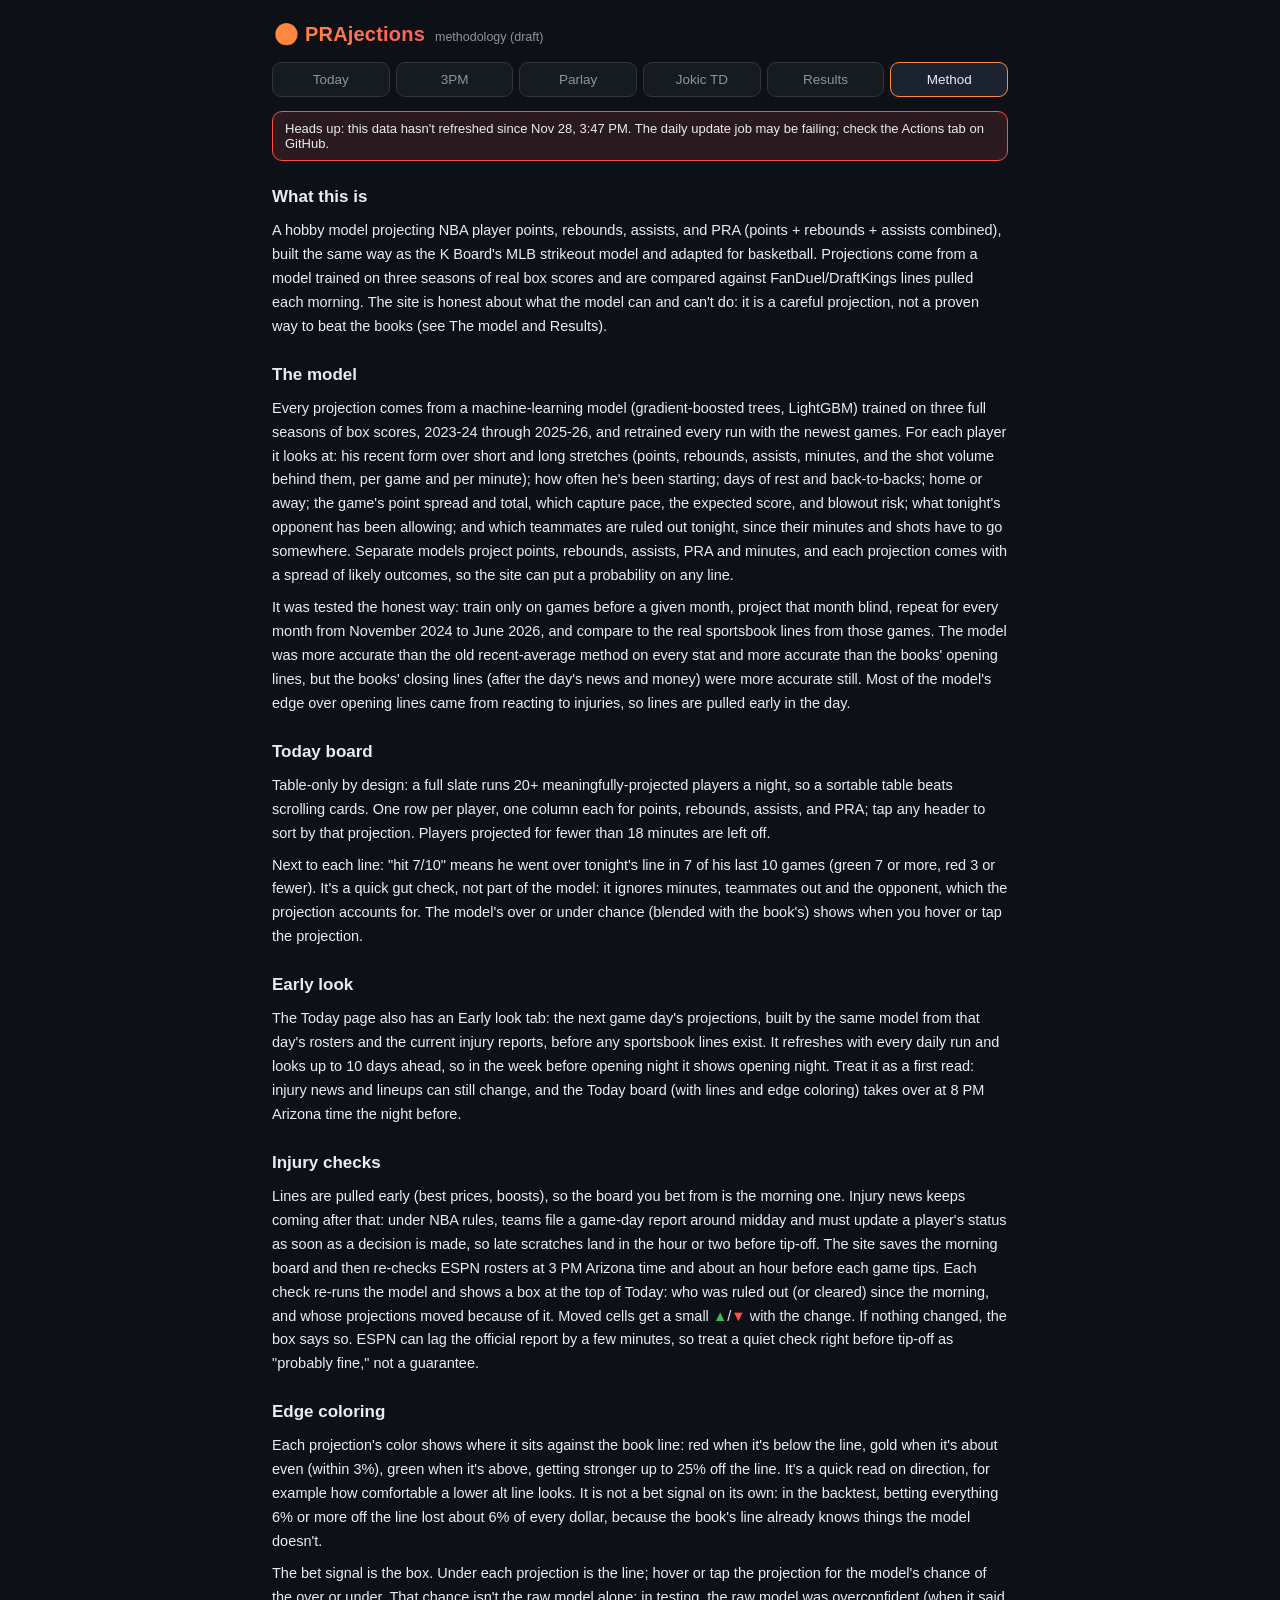
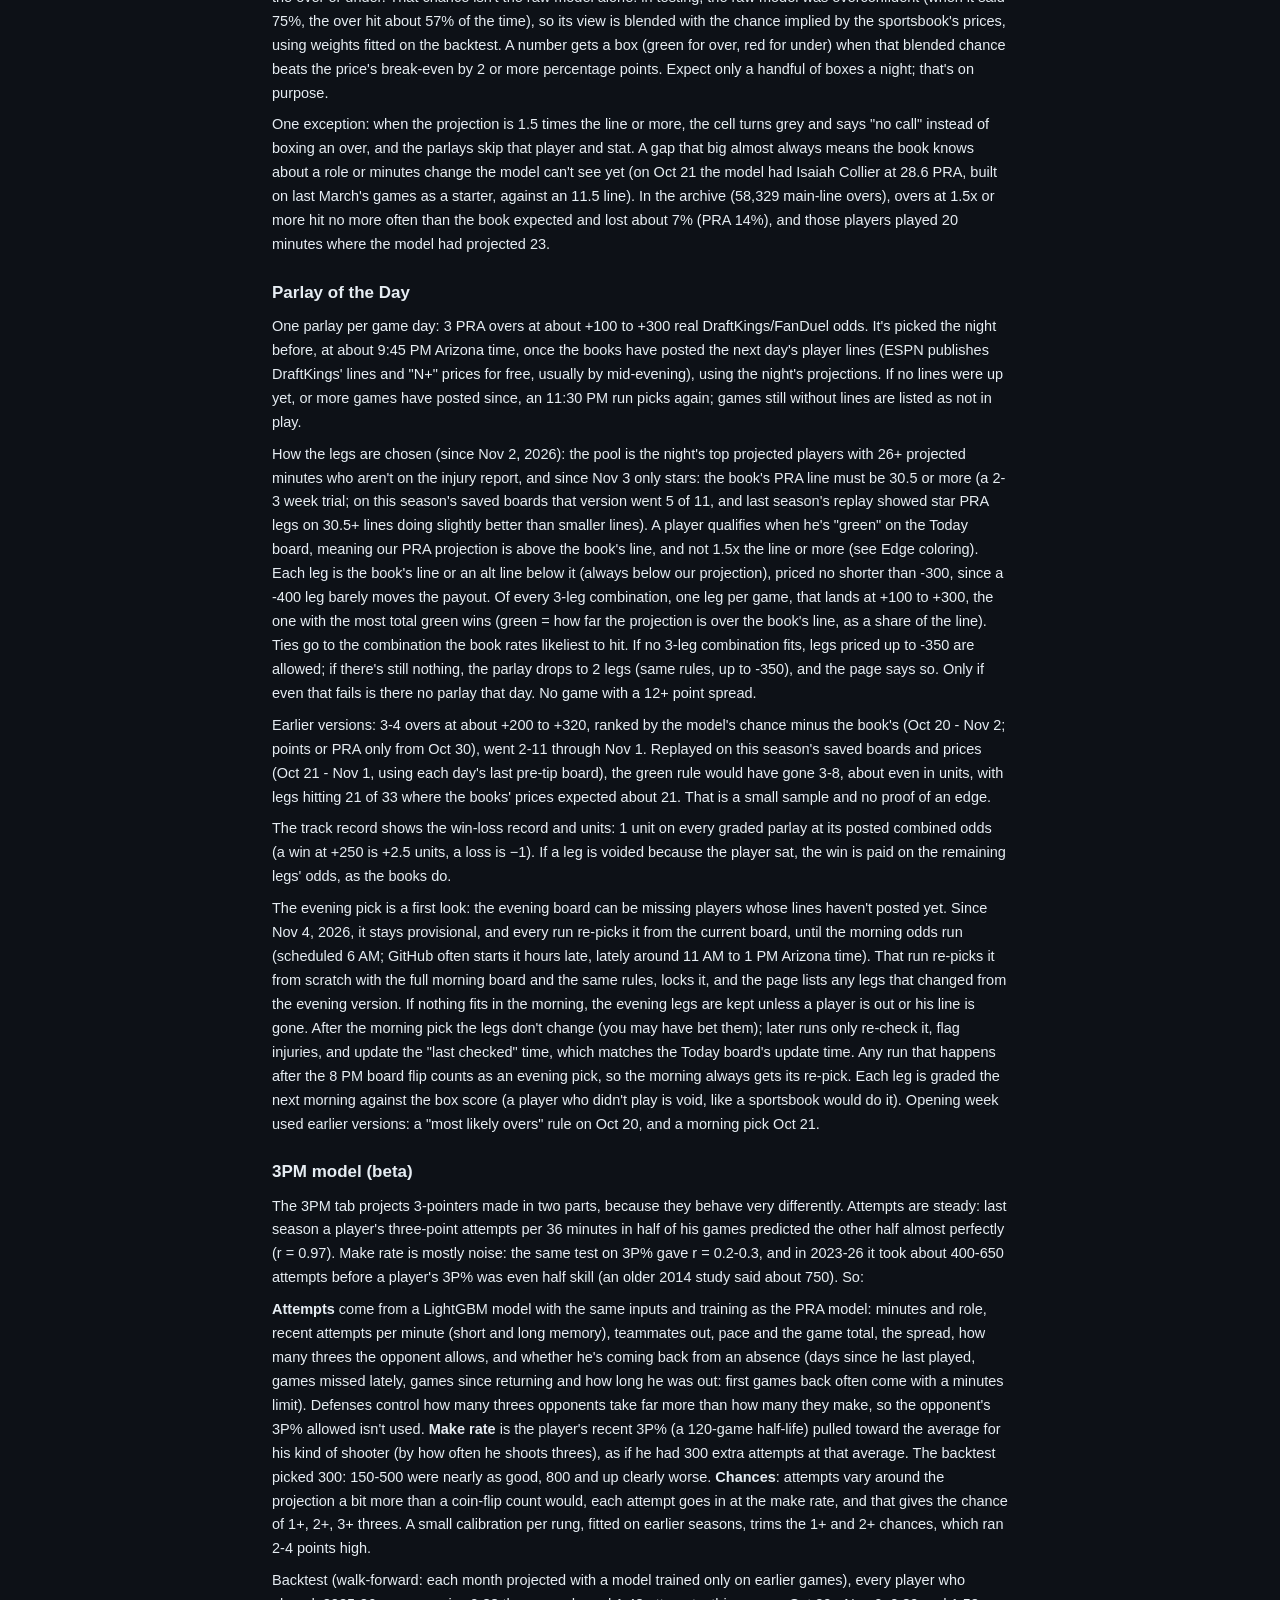
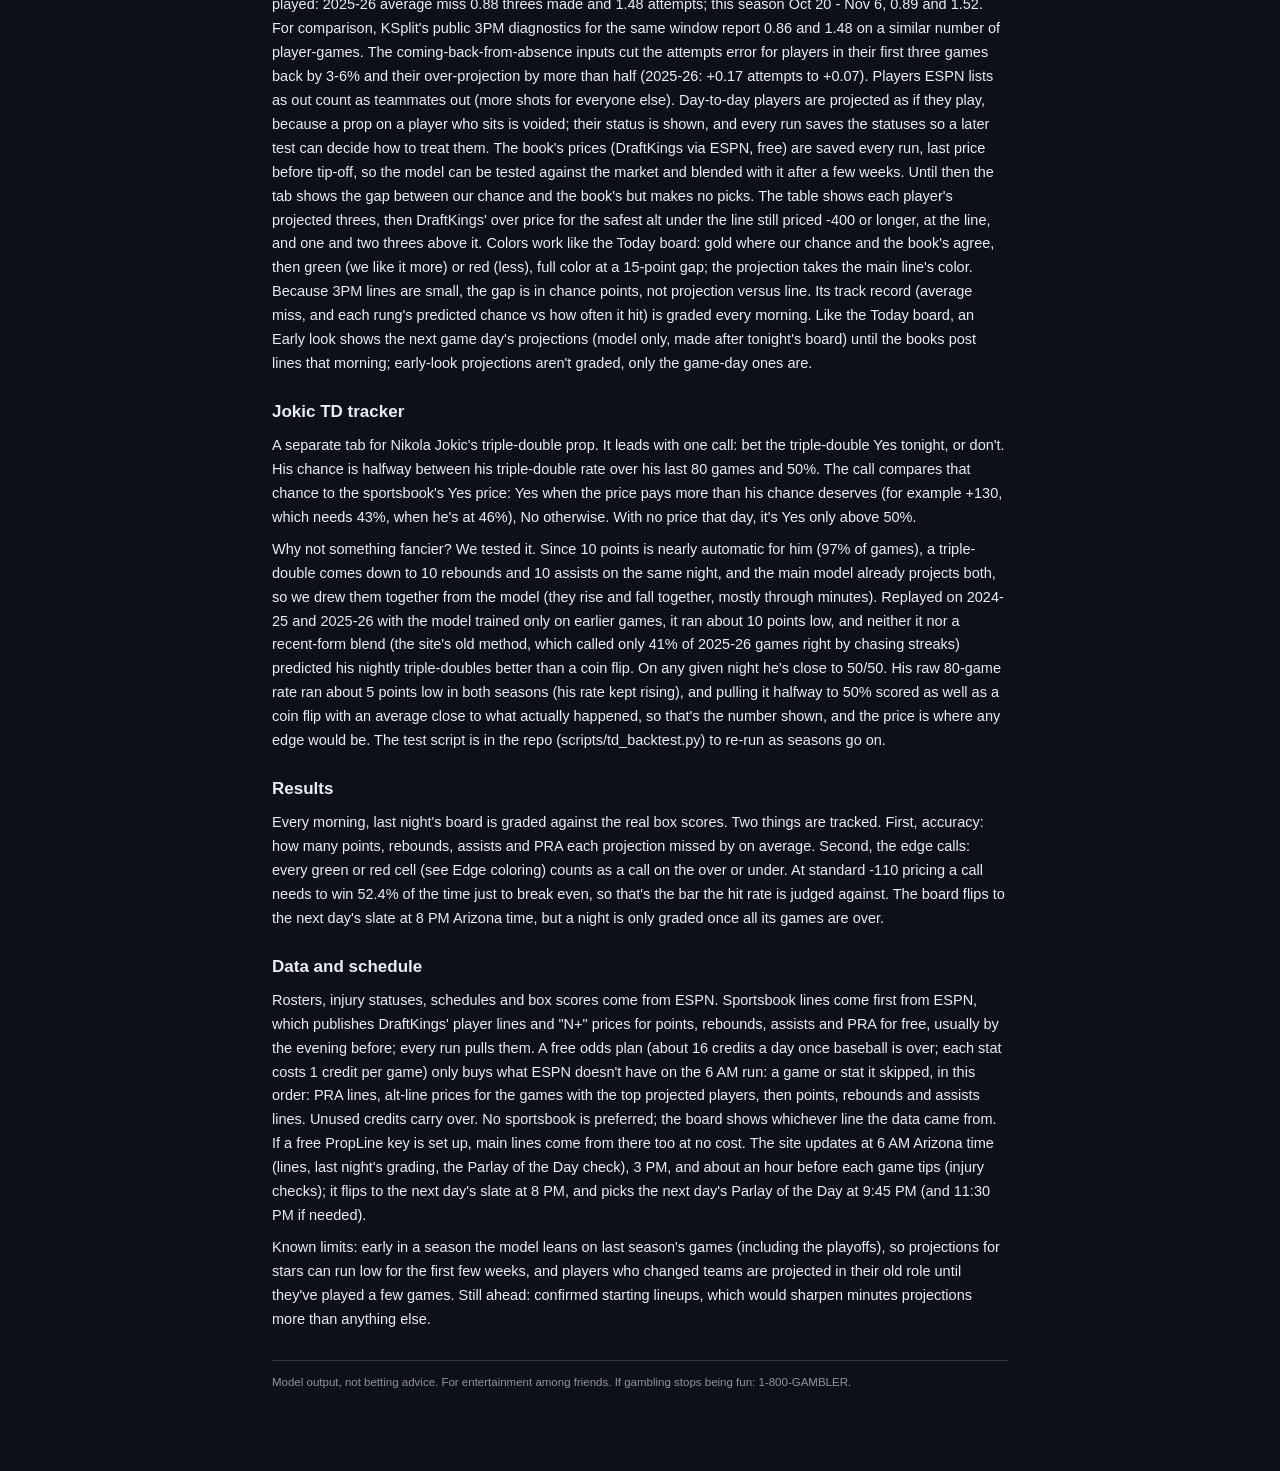
<file: docs/methodology.html>
<!DOCTYPE html>
<html lang="en">
<head>
<meta charset="utf-8">
<meta name="viewport" content="width=device-width, initial-scale=1">
<meta name="robots" content="noindex">
<title>PRAjections — Methodology</title>
<link rel="stylesheet" href="assets/style.css?v=17">
</head>
<body>
<div class="wrap">
  <header class="site">
    <h1>🏀 PRAjections</h1>
    <span class="sub">methodology (draft)</span>
  </header>
  <nav class="tabs">
    <a href="index.html">Today</a>
    <a href="threes.html">3PM</a>
    <a href="parlay.html">Parlay</a>
    <a href="jokic.html">Jokic TD</a>
    <a href="results.html">Results</a>
    <a href="methodology.html" class="active">Method</a>
  </nav>

  <div class="prose">
    <h2>What this is</h2>
    <p>A hobby model projecting NBA player points, rebounds, assists, and PRA (points +
    rebounds + assists combined), built the same way as the K Board's MLB strikeout model and
    adapted for basketball. Projections come from a model trained on three seasons of real box
    scores and are compared against FanDuel/DraftKings lines pulled each morning. The site is
    honest about what the model can and can't do: it is a careful projection, not a proven way to
    beat the books (see The model and Results).</p>

    <h2>The model</h2>
    <p>Every projection comes from a machine-learning model (gradient-boosted trees, LightGBM)
    trained on three full seasons of box scores, 2023-24 through 2025-26, and retrained every
    run with the newest games. For each player it looks at: his recent form over short and long
    stretches (points, rebounds, assists, minutes, and the shot volume behind them, per game and
    per minute); how often he's been starting; days of rest and back-to-backs; home or away; the
    game's point spread and total, which capture pace, the expected score, and blowout risk;
    what tonight's opponent has been allowing; and which teammates are ruled out tonight, since
    their minutes and shots have to go somewhere. Separate models project points, rebounds,
    assists, PRA and minutes, and each projection comes with a spread of likely outcomes, so the
    site can put a probability on any line.</p>
    <p>It was tested the honest way: train only on games before a given month, project that
    month blind, repeat for every month from November 2024 to June 2026, and compare to the real
    sportsbook lines from those games. The model was more accurate than the old recent-average
    method on every stat and more accurate than the books' opening lines, but the books' closing
    lines (after the day's news and money) were more accurate still. Most of the model's edge
    over opening lines came from reacting to injuries, so lines are pulled early in the day.</p>

    <h2 id="today">Today board</h2>
    <p>Table-only by design: a full slate runs 20+ meaningfully-projected players a night, so a
    sortable table beats scrolling cards. One row per player, one column each for points,
    rebounds, assists, and PRA; tap any header to sort by that projection. Players projected for
    fewer than 18 minutes are left off.</p>
    <p>Next to each line: "hit 7/10" means he went over tonight's line in 7 of his last 10 games
    (green 7 or more, red 3 or fewer). It's a quick gut check, not part of the model: it ignores
    minutes, teammates out and the opponent, which the projection accounts for. The model's over or
    under chance (blended with the book's) shows when you hover or tap the projection.</p>

    <h2>Early look</h2>
    <p>The Today page also has an Early look tab: the next game day's projections, built by the
    same model from that day's rosters and the current injury reports, before any sportsbook lines
    exist. It refreshes with every daily run and looks up to 10 days ahead, so in the week before
    opening night it shows opening night. Treat it as a first read: injury news and lineups can
    still change, and the Today board (with lines and edge coloring) takes over at 8 PM Arizona
    time the night before.</p>

    <h2>Injury checks</h2>
    <p>Lines are pulled early (best prices, boosts), so the board you bet from is the morning
    one. Injury news keeps coming after that: under NBA rules, teams file a game-day report
    around midday and must update a player's status as soon as a decision is made, so late
    scratches land in the hour or two before tip-off. The site saves the morning board and then
    re-checks ESPN rosters at 3 PM Arizona time and about an hour before each game tips. Each
    check re-runs the model and shows a box at the top of Today: who was ruled out (or cleared)
    since the morning, and whose projections moved because of it. Moved cells get a small
    <span class="pos">▲</span>/<span class="neg">▼</span> with the change. If nothing changed,
    the box says so. ESPN can lag the official report by a few minutes, so treat a quiet check
    right before tip-off as "probably fine," not a guarantee.</p>

    <h2>Edge coloring</h2>
    <p>Each projection's color shows where it sits against the book line: red when it's below
    the line, gold when it's about even (within 3%), green when it's above, getting stronger up to
    25% off the line. It's a quick read on direction, for example how comfortable a lower alt line
    looks. It is not a bet signal on its own: in the backtest, betting everything 6% or more off the
    line lost about 6% of every dollar, because the book's line already knows things the model
    doesn't.</p>
    <p>The bet signal is the box. Under each projection is the line; hover or tap the projection for
    the model's chance of the over or under. That chance isn't the raw model alone: in testing, the raw model was overconfident
    (when it said 75%, the over hit about 57% of the time), so its view is blended with the chance
    implied by the sportsbook's prices, using weights fitted on the backtest. A number gets a box
    (green for over, red for under) when that blended chance beats the price's break-even by 2 or more
    percentage points. Expect only a handful of boxes a night; that's on purpose.</p>
    <p>One exception: when the projection is 1.5 times the line or more, the cell turns grey and says
    "no call" instead of boxing an over, and the parlays skip that player and stat. A gap that big almost
    always means the book knows about a role or minutes change the model can't see yet (on Oct 21
    the model had Isaiah Collier at 28.6 PRA, built on last March's games as a starter, against an
    11.5 line). In the archive (58,329 main-line overs), overs at 1.5x or more hit no more often than
    the book expected and lost about 7% (PRA 14%), and those players played 20 minutes where the
    model had projected 23.</p>

    <h2 id="parlay">Parlay of the Day</h2>
    <p>One parlay per game day: 3 PRA overs at about +100 to +300 real DraftKings/FanDuel odds. It's
    picked the night before, at about 9:45 PM Arizona time, once the books have posted the next day's
    player lines (ESPN publishes DraftKings' lines and "N+" prices for free, usually by mid-evening),
    using the night's projections. If no lines were up yet, or more games have posted since, an 11:30 PM
    run picks again; games still without lines are listed as not in play.</p>
    <p>How the legs are chosen (since Nov 2, 2026): the pool is the night's top projected players with
    26+ projected minutes who aren't on the injury report, and since Nov 3 only stars: the book's PRA
    line must be 30.5 or more (a 2-3 week trial; on this season's saved boards that version went 5 of
    11, and last season's replay showed star PRA legs on 30.5+ lines doing slightly better than smaller
    lines). A player qualifies when he's "green" on the
    Today board, meaning our PRA projection is above the book's line, and not 1.5x the line or more (see
    Edge coloring). Each leg is the book's line or an alt line below it (always below our projection),
    priced no shorter than -300, since a -400 leg barely moves the payout. Of every 3-leg combination,
    one leg per game, that lands at +100 to +300, the one with the most total green wins (green = how
    far the projection is over the book's line, as a share of the line). Ties go to the combination
    the book rates likeliest to hit. If no 3-leg combination fits, legs priced up to -350 are allowed;
    if there's still nothing, the parlay drops to 2 legs (same rules, up to -350), and the page says so.
    Only if even that fails is there no parlay that day. No game with a 12+ point spread.</p>
    <p>Earlier versions: 3-4 overs at about +200 to +320, ranked by the model's chance minus the
    book's (Oct 20 - Nov 2; points or PRA only from Oct 30), went 2-11 through Nov 1. Replayed on
    this season's saved boards and prices (Oct 21 - Nov 1, using each day's last pre-tip board), the
    green rule would have gone 3-8, about even in units, with legs hitting 21 of 33 where the books'
    prices expected about 21. That is a small sample and no proof of an edge.</p>
    <p>The track record shows the win-loss record and units: 1 unit on every graded parlay at its
    posted combined odds (a win at +250 is +2.5 units, a loss is −1). If a leg is voided because the
    player sat, the win is paid on the remaining legs' odds, as the books do.</p>
    <p>The evening pick is a first look: the evening board can be missing players whose lines haven't
    posted yet. Since Nov 4, 2026, it stays provisional, and every run re-picks it from the current board,
    until the morning odds run (scheduled 6 AM; GitHub often starts it hours late, lately around 11 AM to
    1 PM Arizona time). That run re-picks it from scratch with the full morning board and the same rules,
    locks it, and the page lists any legs that changed from the evening version. If nothing fits in the morning, the evening legs are kept
    unless a player is out or his line is gone. After the morning pick the legs don't change (you may
    have bet them); later runs only re-check it, flag injuries, and update the "last checked" time,
    which matches the Today board's update time. Any run that happens after the 8 PM board flip counts
    as an evening pick, so the morning always gets its re-pick.
    Each leg is graded the next morning against the box score (a player who didn't play is void, like a
    sportsbook would do it). Opening week used earlier versions: a "most likely overs" rule on Oct 20,
    and a morning pick Oct 21.</p>

    <h2 id="threes">3PM model (beta)</h2>
    <p>The 3PM tab projects 3-pointers made in two parts, because they behave very differently. Attempts
    are steady: last season a player's three-point attempts per 36 minutes in half of his games
    predicted the other half almost perfectly (r = 0.97). Make rate is mostly noise: the same test on
    3P% gave r = 0.2-0.3, and in 2023-26 it took about 400-650 attempts before a player's 3P% was even
    half skill (an older 2014 study said about 750). So:</p>
    <p><b>Attempts</b> come from a LightGBM model with the same inputs and training as the PRA model:
    minutes and role, recent attempts per minute (short and long memory), teammates out, pace and the
    game total, the spread, how many threes the opponent allows, and whether he's coming back from an
    absence (days since he last played, games missed lately, games since returning and how long he was
    out: first games back often come with a minutes limit). Defenses control how many threes
    opponents take far more than how many they make, so the opponent's 3P% allowed isn't used.
    <b>Make rate</b> is the player's recent 3P% (a 120-game half-life) pulled toward the average for
    his kind of shooter (by how often he shoots threes), as if he had 300 extra attempts at that
    average. The backtest picked 300: 150-500 were nearly as good, 800 and up clearly worse.
    <b>Chances</b>: attempts vary around the projection a bit more than a coin-flip count would, each
    attempt goes in at the make rate, and that gives the chance of 1+, 2+, 3+ threes. A small
    calibration per rung, fitted on earlier seasons, trims the 1+ and 2+ chances, which ran 2-4
    points high.</p>
    <p>Backtest (walk-forward: each month projected with a model trained only on earlier games), every
    player who played: 2025-26 average miss 0.88 threes made and 1.48 attempts; this season Oct 20 -
    Nov 6, 0.89 and 1.52. For comparison, KSplit's public 3PM diagnostics for the same window report
    0.86 and 1.48 on a similar number of player-games. The coming-back-from-absence inputs cut the
    attempts error for players in their first three games back by 3-6% and their over-projection by
    more than half (2025-26: +0.17 attempts to +0.07). Players ESPN lists as out count as teammates out
    (more shots for everyone else). Day-to-day players are projected as if they play, because a prop on
    a player who sits is voided; their status is shown, and every run saves the statuses so a later
    test can decide how to treat them. The book's prices (DraftKings via ESPN, free)
    are saved every run, last price before tip-off, so the model can be tested against the market and
    blended with it after a few weeks. Until then the tab shows the gap between our chance and the
    book's but makes no picks. The table shows each player's projected threes, then DraftKings' over
    price for the safest alt under the line still priced -400 or longer, at the line, and one and
    two threes above it. Colors work like the Today board: gold where
    our chance and the book's agree, then green (we like it more) or red (less), full color at a
    15-point gap; the projection takes the main line's color. Because 3PM lines
    are small, the gap is in chance points, not projection versus line. Its track record (average miss, and each rung's predicted chance vs
    how often it hit) is graded every morning. Like the Today board, an Early look shows the next
    game day's projections (model only, made after tonight's board) until the books post lines that morning;
    early-look projections aren't graded, only the game-day ones are.</p>

    <h2 id="jokic">Jokic TD tracker</h2>
    <p>A separate tab for Nikola Jokic's triple-double prop. It leads with one call: bet the
    triple-double Yes tonight, or don't. His chance is halfway between his triple-double rate
    over his last 80 games and 50%. The call compares that chance to the sportsbook's Yes price: Yes when the price pays
    more than his chance deserves (for example +130, which needs 43%, when he's at 46%), No
    otherwise. With no price that day, it's Yes only above 50%.</p>
    <p>Why not something fancier? We tested it. Since 10 points is nearly automatic for him (97%
    of games), a triple-double comes down to 10 rebounds and 10 assists on the same night, and the
    main model already projects both, so we drew them together from the model (they rise and fall
    together, mostly through minutes). Replayed on 2024-25 and 2025-26 with the model trained only
    on earlier games, it ran about 10 points low, and neither it nor a recent-form blend (the
    site's old method, which called only 41% of 2025-26 games right by chasing streaks)
    predicted his nightly triple-doubles better than a coin flip. On any given night he's close
    to 50/50. His raw 80-game rate ran about 5 points low in both seasons (his rate kept rising),
    and pulling it halfway to 50% scored as well as a coin flip with an average close to what
    actually happened, so that's the number shown, and the price is where any edge would be.
    The test script is in the repo (scripts/td_backtest.py) to re-run as seasons go on.</p>

    <h2 id="results">Results</h2>
    <p>Every morning, last night's board is graded against the real box scores. Two things are
    tracked. First, accuracy: how many points, rebounds, assists and PRA each projection missed
    by on average. Second, the edge calls: every green or red cell (see Edge coloring) counts as a
    call on the over or under. At standard -110 pricing a call needs
    to win 52.4% of the time just to break even, so that's the bar the hit rate is judged
    against. The board flips to the next day's slate at 8 PM Arizona time, but a night is only
    graded once all its games are over.</p>

    <h2>Data and schedule</h2>
    <p>Rosters, injury statuses, schedules and box scores come from ESPN. Sportsbook lines come first
    from ESPN, which publishes DraftKings' player lines and "N+" prices for points, rebounds, assists
    and PRA for free, usually by the evening before; every run pulls them. A free odds plan (about 16
    credits a day once baseball is over; each stat costs 1 credit per game) only buys what ESPN doesn't
    have on the 6 AM run: a game or stat it skipped, in this order: PRA lines, alt-line prices for the
    games with the top projected players, then points, rebounds and assists lines. Unused credits carry
    over. No sportsbook is preferred; the board shows whichever line the data came from. If a free
    PropLine key is set up, main lines come from there too at no cost. The site updates at 6 AM Arizona
    time (lines, last night's grading, the Parlay of the Day check), 3 PM, and about an hour before each
    game tips (injury checks); it flips to the next day's slate at 8 PM, and picks the next day's Parlay
    of the Day at 9:45 PM (and 11:30 PM if needed).</p>
    <p>Known limits: early in a season the model leans on last season's games (including the
    playoffs), so projections for stars can run low for the first few weeks, and players who
    changed teams are projected in their old role until they've played a few games. Still ahead:
    confirmed starting lineups, which would sharpen minutes projections more than anything else.</p>
  </div>

  <footer class="site">
    Model output, not betting advice. For entertainment among friends.
    If gambling stops being fun: 1-800-GAMBLER.
  </footer>
</div>
<script src="assets/stale.js?v=1"></script>
</body>
</html>
</file>
<file: docs/assets/style.css>
:root {
  --bg: #0d1117; --card: #161b22; --card2: #1c2330; --line: #2d3645;
  --text: #e6edf3; --dim: #8b949e; --accent: #ff8a3d; --accent2: #ff5f5f;
  --green: #3fb950; --red: #f85149; --gold: #d29922; --font: -apple-system,
  BlinkMacSystemFont, "Segoe UI", Roboto, Helvetica, Arial, sans-serif;
}
* { box-sizing: border-box; margin: 0; padding: 0; }
body { background: var(--bg); color: var(--text); font-family: var(--font); font-size: 15px; }
.wrap { max-width: 760px; margin: 0 auto; padding: 12px 12px 80px; }
header.site { display: flex; align-items: baseline; gap: 10px; flex-wrap: wrap; padding: 10px 2px; }
header.site h1 { font-size: 20px; letter-spacing: .2px; font-weight: 800; background:
  linear-gradient(90deg, var(--accent), var(--accent2)); -webkit-background-clip: text;
  background-clip: text; color: transparent; }
header.site .sub { color: var(--dim); font-size: 12.5px; }
nav.tabs { display: flex; gap: 6px; margin: 6px 0 14px; }
nav.tabs a { flex: 1; text-align: center; padding: 9px 4px; border-radius: 9px; font-size: 13.5px;
  text-decoration: none; color: var(--dim); background: var(--card); border: 1px solid var(--line); }
nav.tabs a.active { color: var(--text); border-color: var(--accent); background: var(--card2); }
.chiprow { display: flex; justify-content: space-between; align-items: center; gap: 10px;
  flex-wrap: wrap; margin-bottom: 12px; }
.chips { display: flex; gap: 6px; margin-bottom: 0; flex-wrap: wrap; }
.chip { font-size: 12.5px; padding: 6px 12px; border-radius: 999px; background: var(--card);
  border: 1px solid var(--line); color: var(--dim); cursor: pointer; }
.chip.on { color: var(--text); border-color: var(--accent); }
.view-chips { background: var(--card); border: 1px solid var(--line); border-radius: 999px;
  padding: 3px; gap: 0; }
.view-chips .chip { background: transparent; border: none; padding: 5px 12px; }
.view-chips .chip.on { color: var(--bg); background: var(--accent); border-radius: 999px; }
.card { background: var(--card); border: 1px solid var(--line); border-radius: 12px;
  padding: 12px 14px; margin-bottom: 10px; }
.card .top { display: flex; justify-content: space-between; align-items: center; gap: 8px; }
.card .who { min-width: 0; }
.card .name { font-weight: 600; font-size: 16px; white-space: nowrap; overflow: hidden;
  text-overflow: ellipsis; }
.card .meta { color: var(--dim); font-size: 12.5px; margin-top: 2px; }
.card .pt { text-align: right; }
.card .pt .num { font-size: 26px; font-weight: 700; line-height: 1; }
.card .pt .lbl { color: var(--dim); font-size: 10.5px; text-transform: uppercase; letter-spacing: .6px; }
.range { position: relative; height: 26px; margin: 12px 2px 2px; }
.range .axis { position: absolute; top: 12px; left: 0; right: 0; height: 3px;
  background: var(--line); border-radius: 2px; }
.range .band80 { position: absolute; top: 11px; height: 5px; background: #2c4a6e; border-radius: 3px; }
.range .band50 { position: absolute; top: 9.5px; height: 8px; background: var(--accent);
  opacity: .85; border-radius: 4px; }
.range .med { position: absolute; top: 6px; width: 2.5px; height: 15px; background: #fff;
  border-radius: 2px; }
.range .tick { position: absolute; top: 0; font-size: 10px; color: var(--dim); transform: translateX(-50%); }
.badges { display: flex; gap: 6px; margin-top: 9px; flex-wrap: wrap; }
.badge { font-size: 11px; padding: 3px 8px; border-radius: 6px; background: var(--card2);
  border: 1px solid var(--line); color: var(--dim); }
.badge.conf-high { color: var(--green); border-color: var(--green); }
.badge.conf-mid { color: var(--gold); border-color: var(--gold); }
.badge.conf-low { color: var(--red); border-color: var(--red); }
.edges { margin-top: 10px; border-top: 1px dashed var(--line); padding-top: 9px; }
.edge-row { display: flex; justify-content: space-between; align-items: center; padding: 5px 0;
  font-size: 13.5px; gap: 8px; }
.edge-row .pick { font-weight: 600; }
.edge-row .pick .bk { color: var(--dim); font-weight: 400; font-size: 12px; }
.edge-row .nums { text-align: right; white-space: nowrap; }
.ev-pos { color: var(--green); font-weight: 700; }
.kelly { color: var(--dim); font-size: 11.5px; }
.noedge { color: var(--dim); font-size: 12.5px; margin-top: 8px; }
.mkt { display: flex; gap: 12px; flex-wrap: wrap; align-items: baseline; margin-top: 9px;
  padding-top: 8px; border-top: 1px dashed var(--line); font-size: 12.5px; }
.mkt b { font-weight: 600; }
.mkt-item { white-space: nowrap; }
.mkt-src { color: var(--dim); font-size: 11px; margin-left: auto; }
.notice { background: var(--card); border: 1px dashed var(--line); color: var(--dim);
  border-radius: 12px; padding: 18px; text-align: center; font-size: 14px; margin: 18px 0; }
.tiles { display: grid; grid-template-columns: repeat(2, 1fr); gap: 8px; margin-bottom: 14px; }
.tile { background: var(--card); border: 1px solid var(--line); border-radius: 12px; padding: 12px; }
.tile .v { font-size: 22px; font-weight: 700; }
.tile .k { color: var(--dim); font-size: 11.5px; text-transform: uppercase; letter-spacing: .5px;
  margin-top: 3px; }
.tile .s { color: var(--dim); font-size: 11px; margin-top: 2px; }
h2.sec { font-size: 14px; text-transform: uppercase; letter-spacing: .8px; color: var(--dim);
  margin: 20px 0 8px; }
table.t { width: 100%; border-collapse: collapse; font-size: 13px; }
table.t th { text-align: left; color: var(--dim); font-weight: 500; padding: 6px 6px;
  border-bottom: 1px solid var(--line); font-size: 11.5px; text-transform: uppercase; }
table.t td { padding: 7px 6px; border-bottom: 1px solid var(--card2); }
.pos { color: var(--green); } .neg { color: var(--red); } .dim { color: var(--dim); }
.neu { color: var(--gold); }

/* Condensed points/rebounds/assists(/PRA) board */
.today-tbl .stat-cell { line-height: 1.25; }
.today-tbl .stat-cell .num { font-weight: 700; font-variant-numeric: tabular-nums; }
.today-tbl .stat-cell .line { font-size: 10.5px; color: var(--dim); font-weight: 400; }
.today-tbl th[data-key], .threes-tbl th[data-key] { cursor: pointer; user-select: none; }
.today-tbl th.sort-on { color: var(--text); }
.today-tbl td.pra-cell { border-left: 1px dashed var(--line); }
.today-tbl th.pra-col { border-left: 1px dashed var(--line); }
.legend { display: flex; gap: 14px; flex-wrap: wrap; font-size: 11.5px; color: var(--dim);
  margin: 2px 0 12px; }
.legend .sw { display: inline-block; width: 9px; height: 9px; border-radius: 2px; margin-right: 5px; }
.legend .sw.g { background: var(--green); } .legend .sw.o { background: var(--gold); }
.legend .sw.r { background: var(--red); }

/* Jokic tab: tonight's call is the headline, everything else is secondary */
.call-hero { background: var(--card); border: 1px solid var(--line); border-radius: 14px;
  padding: 18px; text-align: center; margin-bottom: 16px; }
.call-hero .call-meta { color: var(--dim); font-size: 12.5px; margin-bottom: 10px; }
.call-badge { display: inline-block; font-size: 22px; font-weight: 800; letter-spacing: .5px;
  padding: 10px 26px; border-radius: 999px; margin-bottom: 10px; }
.call-badge.call-yes { color: #0d1117; background: var(--green); }
.call-badge.call-no { color: #0d1117; background: var(--red); }
.call-hero .call-prob { font-size: 14.5px; color: var(--text); margin-bottom: 4px; }
.call-hero .call-prob b { font-size: 17px; }
.call-hero .call-market { color: var(--dim); font-size: 12px; margin-top: 8px;
  padding-top: 10px; border-top: 1px dashed var(--line); }

/* Parlay history table: the leg-summary line is long, so let it wrap
   instead of overflowing off-screen the way a short compact-tbl expects. */
.parlay-hist .pm { white-space: normal; line-height: 1.4; }
.parlay-hist td:first-child { max-width: 55vw; }
.parlay-hist td { vertical-align: top; padding-top: 9px; }
canvas { background: var(--card); border: 1px solid var(--line); border-radius: 12px;
  padding: 8px; margin-bottom: 12px; }
footer.site { color: var(--dim); font-size: 11.5px; line-height: 1.6; margin-top: 28px;
  border-top: 1px solid var(--line); padding-top: 12px; }
.prose { line-height: 1.65; font-size: 14.5px; }
.prose h2 { font-size: 17px; margin: 22px 0 8px; }
.prose h3 { font-size: 14.5px; margin: 16px 0 6px; color: var(--accent); }
.prose p { margin: 8px 0; } .prose ul { margin: 8px 0 8px 20px; } .prose li { margin: 4px 0; }
.prose code { background: var(--card2); padding: 1px 5px; border-radius: 4px; font-size: 12.5px; }
@media (min-width: 640px) { .tiles { grid-template-columns: repeat(4, 1fr); } }

/* Today: slate-wide top-edges summary table */
.summary { overflow-x: auto; margin-bottom: 16px; -webkit-overflow-scrolling: touch; }
.summary-t { min-width: 340px; }
.summary-t td { vertical-align: middle; }
.summary-t .pn { font-weight: 600; white-space: nowrap; }
.summary-t .pm { color: var(--dim); font-size: 11px; margin-top: 1px; white-space: nowrap; }
.summary-t .pk { font-weight: 600; white-space: nowrap; }
.summary-t td.pos { font-weight: 700; }
.summary-t th:nth-child(n+4), .summary-t td:nth-child(n+4) { text-align: right; }

/* Today: full-slate sortable table view (alternative to the card list) */
.board-tbl { overflow-x: auto; -webkit-overflow-scrolling: touch; border: 1px solid var(--line);
  border-radius: 12px; }
.board-tbl table.t { min-width: 560px; font-variant-numeric: tabular-nums; }
.board-tbl thead th { position: sticky; top: 0; background: var(--card); cursor: pointer;
  user-select: none; white-space: nowrap; }
.board-tbl thead th:hover { color: var(--text); }
.board-tbl thead th.sort-on { color: var(--accent); }
.board-tbl th.num, .board-tbl td.num { text-align: right; }
.board-tbl td { vertical-align: middle; }
.board-tbl td .pn { font-weight: 600; white-space: nowrap; }
.board-tbl td .pm { color: var(--dim); font-size: 11px; margin-top: 1px; white-space: nowrap; }
.board-tbl td .proj { font-weight: 700; font-size: 14.5px; }
.board-tbl td .pick { font-weight: 600; }
.board-tbl td .tsub { font-size: 10.5px; margin-top: 1px; }
.board-tbl tr[data-hasedge="true"] td:first-child { box-shadow: inset 3px 0 var(--green); }
.board-tbl tbody tr:last-child td { border-bottom: none; }
.board-tbl-wrap { position: relative; }
.board-tbl-wrap::after { content: ""; position: absolute; top: 0; right: 0; bottom: 0; width: 18px;
  background: linear-gradient(to right, transparent, var(--bg) 92%); pointer-events: none;
  border-radius: 0 12px 12px 0; }
@media (min-width: 640px) { .board-tbl-wrap::after { display: none; } }
/* A narrower table (e.g. Jokic tracker's date/stat-line/TD? table) doesn't need
   the Today board's wide min-width — let it size to its own content instead. */
.board-tbl.compact-tbl table.t { min-width: 0; }
.board-tbl.compact-tbl { overflow-x: visible; }
/* Today board: Player | Points | Rebounds | Assists is only 4 narrow columns,
   so unlike the old 6-column layout it fits phone width without dropping any
   columns — just let it size to content instead of the wide min-width. */
.today-tbl table.t { min-width: 0; }
.today-tbl-wrap::after { display: none; }
.lbl-sm { display: none; }
/* Phones: the Today table fits the screen with no sideways scroll (Oct 23).
   Tighter cells, names and meta lines wrap, smaller last-5 chips without the
   "L5 PRA" label, "Pts" header, and each cell's line and over/under % stack
   on two short lines instead of one long one. */
@media (max-width: 480px) {
  .today-tbl table.t th, .today-tbl table.t td { padding-left: 4px; padding-right: 4px; }
  .today-tbl table.t th { font-size: 10.5px; letter-spacing: 0; }
  .today-tbl td .pn, .today-tbl td .pm { white-space: normal; }
  .today-tbl .lbl-lg { display: none; } .today-tbl .lbl-sm { display: inline; }
  .today-tbl .l5 { gap: 2px; } .today-tbl .l5k { display: none; }
  .today-tbl .l5c { font-size: 9.5px; min-width: 15px; padding: 1px 2px; }
  .today-tbl .stat-cell .line .sep { display: none; }
  .today-tbl .stat-cell .line .pk { display: block; }
  .today-tbl .stat-cell .line, .today-tbl .stat-cell .line .pk { white-space: nowrap; }
  .today-tbl .stat-cell .num { font-size: 13px; }
}

/* Signals page */
.win { font-size: 11px; font-weight: 700; padding: 3px 9px; border-radius: 6px;
  letter-spacing: .5px; text-transform: uppercase; }
.win-go { color: #0d1117; background: var(--green); }
.win-caution { color: #0d1117; background: var(--gold); }
.win-wait { color: var(--dim); background: var(--card2); border: 1px solid var(--line); }
.win-off { color: var(--red); background: var(--card2); border: 1px solid var(--red); }
.reasons { color: var(--dim); font-size: 12px; margin-top: 7px; line-height: 1.5; }
.cmp { display: flex; gap: 14px; flex-wrap: wrap; margin-top: 9px; padding-top: 8px;
  border-top: 1px dashed var(--line); font-size: 13px; }
.cmp .lbl { color: var(--dim); font-size: 10.5px; text-transform: uppercase; letter-spacing: .5px; display: block; }
.cmp b { font-size: 15px; }
.move-up { color: var(--red); } .move-dn { color: var(--green); }
.pickrow { display: flex; justify-content: space-between; gap: 8px; align-items: center;
  padding: 5px 0; font-size: 13px; }
.pick-agree { color: var(--green); } .pick-disagree { color: var(--red); }
.srcbar { display: flex; gap: 6px; flex-wrap: wrap; margin-bottom: 12px; }
.src { font-size: 11px; padding: 4px 9px; border-radius: 999px; border: 1px solid var(--line);
  background: var(--card); color: var(--dim); }
.src.ok { border-color: var(--green); color: var(--green); }
.src.stale { border-color: var(--gold); color: var(--gold); }
.src.down { border-color: var(--red); color: var(--red); }
.post { background: var(--card); border: 1px solid var(--line); border-radius: 10px;
  padding: 9px 12px; margin-bottom: 7px; font-size: 13px; line-height: 1.5; }
.post .hdr { display: flex; gap: 8px; align-items: baseline; margin-bottom: 3px; }
.post .cap { font-weight: 600; }
.post .when { color: var(--dim); font-size: 11px; }
.post .parsed { margin-left: auto; font-size: 10.5px; color: var(--green); }
.post .txt { color: var(--dim); word-break: break-word; }
.post a { color: var(--accent); text-decoration: none; }

/* Stale-data warning (assets/stale.js) */
.stale-banner { background: rgba(255, 95, 95, .12); border: 1px solid var(--red); color: var(--text);
  border-radius: 10px; padding: 9px 12px; font-size: 13px; margin: 0 0 12px; }
@media (max-width: 420px) { nav.tabs a { font-size: 12.5px; padding: 9px 2px; } }

/* injury check (Today banner, moved cells, parlay leg flags) */
.check-box { background: var(--card); border: 1px solid var(--gold); border-radius: 12px;
  padding: 10px 12px; margin: 0 0 12px; font-size: 13px; line-height: 1.45; }
.check-box.calm { border-color: var(--line); color: var(--dim); }
.check-box ul { margin: 4px 0 0 18px; padding: 0; }
.check-box .ck-sub { color: var(--dim); font-size: 11px; text-transform: uppercase;
  letter-spacing: .5px; margin-top: 8px; }
.mv { font-size: 10.5px; font-weight: 600; margin-left: 2px; white-space: nowrap; }
.mv.up { color: var(--green); } .mv.down { color: var(--red); }
tr.moved td:first-child { box-shadow: inset 3px 0 var(--gold); }

/* last 5 PRA chips under the player name (Today table) */
.l5 { display: flex; gap: 3px; align-items: center; margin-top: 4px; white-space: nowrap; }
.l5k { color: var(--dim); font-size: 9.5px; letter-spacing: .3px; margin-right: 2px; }
.l5c { position: relative; font-size: 10.5px; min-width: 20px; text-align: center; padding: 1px 3px;
  border-radius: 4px; background: var(--card2); color: var(--dim); font-variant-numeric: tabular-nums;
  cursor: default; outline: none; }
.l5c.hit { color: var(--green); } .l5c.miss { color: var(--red); }
/* game detail on hover, or on tap (focus) for phones */
.l5c[data-tip]:hover::after, .l5c[data-tip]:focus::after {
  content: attr(data-tip); position: absolute; left: 0; bottom: calc(100% + 4px); z-index: 5;
  background: var(--bg); color: var(--text); border: 1px solid var(--line); border-radius: 6px;
  padding: 3px 7px; font-size: 11px; font-weight: 400; white-space: nowrap; pointer-events: none; }
.l5c:focus { box-shadow: 0 0 0 1px var(--line); }

/* injury status on the player's second line (Today table) */
.status-tag { color: var(--gold); }
.chip[disabled] { opacity: .55; cursor: default; }
/* small tables inside cards (early look parlay): fit the card, no scroll fade */
.card .compact-tbl table.t { min-width: 0; }
.card .board-tbl-wrap::after { display: none; }
/* parlay history: the leg summary must wrap (beats the board's nowrap rule) */
.board-tbl.parlay-hist table.t { min-width: 0; }
.board-tbl.parlay-hist td .pm { white-space: normal; line-height: 1.4; }
.board-tbl.parlay-hist td:first-child { max-width: none; }
/* every small table (results, Jokic games, parlay history) fits the phone: no forced width, no fade */
.board-tbl.compact-tbl table.t { min-width: 0; }
.board-tbl-wrap:has(.compact-tbl)::after { display: none; }

/* Jokic TD tab: the YES celebration art (only shown on a YES call) */
.td-yes-art { display: block; width: 100%; max-width: 580px; height: auto; border-radius: 10px; margin: 0 auto 12px;
  border: 1px solid var(--line); animation: td-pop .5s ease-out; }
@keyframes td-pop { from { transform: scale(.96); opacity: 0; } to { transform: scale(1); opacity: 1; } }
@media (prefers-reduced-motion: reduce) { .td-yes-art { animation: none; } }

/* Today board: projection-vs-line gradient legend and boxed edge calls (app.js lineTint) */
.legend .sw.grad { width: 34px; background: linear-gradient(90deg, var(--red), var(--gold), var(--green)); }
.legend .sw.box { background: transparent; border: 1.5px solid var(--text); }
.stat-cell .num.edge-call { display: inline-block; border: 1.5px solid currentColor; border-radius: 5px;
  padding: 0 4px; font-weight: 800; }

/* Parlay leg tables on phones: the right-hand column (price, book, night price,
   model vs book, full line) wraps instead of pushing past the card edge */
.parlay-legs table.t { table-layout: auto; width: 100%; }
.parlay-legs td .pm { white-space: normal; }
.parlay-legs td.num { max-width: 52%; }
.wrap-meta td .pm { white-space: normal; }   /* Results: calls table meta wraps on small phones */

/* 3PM tab (beta): board-style table, fits a phone without sideways scrolling */
.threes-tbl table.t { min-width: 0; width: 100%; box-sizing: border-box; }
.board-tbl.threes-tbl { overflow-x: hidden; }
.threes-tbl td, .threes-tbl th { padding: 7px 5px; }
.board-tbl.threes-tbl td:first-child .pn, .board-tbl.threes-tbl td:first-child .pm { white-space: normal; }
.threes-tbl td:first-child { width: 40%; }
.threes-tbl .proj3 { font-size: 17px; }
.threes-tbl td.num { vertical-align: middle; }
.threes-tbl .pn { font-size: 13.5px; }
@media (max-width: 420px) {
  .threes-tbl td, .threes-tbl th { padding: 6px 3px; font-size: 12.5px; }
  .threes-tbl .pm { font-size: 10.5px; }
}
@media (max-width: 440px) {
  .threes-tbl table.t { table-layout: fixed; }
  .threes-tbl th:first-child, .threes-tbl td:first-child { width: 31%; }
  .threes-tbl th:nth-child(2), .threes-tbl td:nth-child(2) { width: 13%; }
  .threes-tbl td, .threes-tbl th { padding: 6px 2px; }
  .threes-tbl .l5c { font-size: 9.5px; min-width: 14px; padding: 1px 2px; }
  .threes-tbl .l5 { gap: 2px; } .threes-tbl .l5k { display: none; }
}
@media (max-width: 350px) {
  .threes-tbl td, .threes-tbl th { padding: 6px 1px; font-size: 11.5px; }
  .threes-tbl td.num .pm { font-size: 9.5px; }
  .threes-tbl .proj3 { font-size: 14px; }
  .threes-tbl .l5c { min-width: 12px; padding: 1px 1px; }
}

/* Page explanations sit under the content (Nov 8, Robin: the top boxes pushed the
   tables off a phone screen); the full write-ups live on the Method tab. */
.page-note { color: var(--dim); font-size: 12px; line-height: 1.45; margin: 18px 0 4px; }
.page-note a { color: var(--accent); white-space: nowrap; margin-left: 4px; }

/* Today board: last-10 hit rate after the line (Nov 8) */
.stat-cell .hr.hot { color: var(--green); } .stat-cell .hr.cold { color: var(--red); }
.stat-cell .hr[data-tip] { position: relative; outline: none; cursor: default; }
.stat-cell .hr[data-tip]:hover::after, .stat-cell .hr[data-tip]:focus::after {
  content: attr(data-tip); position: absolute; right: 0; bottom: calc(100% + 4px); z-index: 5;
  background: var(--bg); color: var(--text); border: 1px solid var(--line); border-radius: 6px;
  padding: 3px 7px; font-size: 11px; font-weight: 400; white-space: nowrap; pointer-events: none; }
</file>
